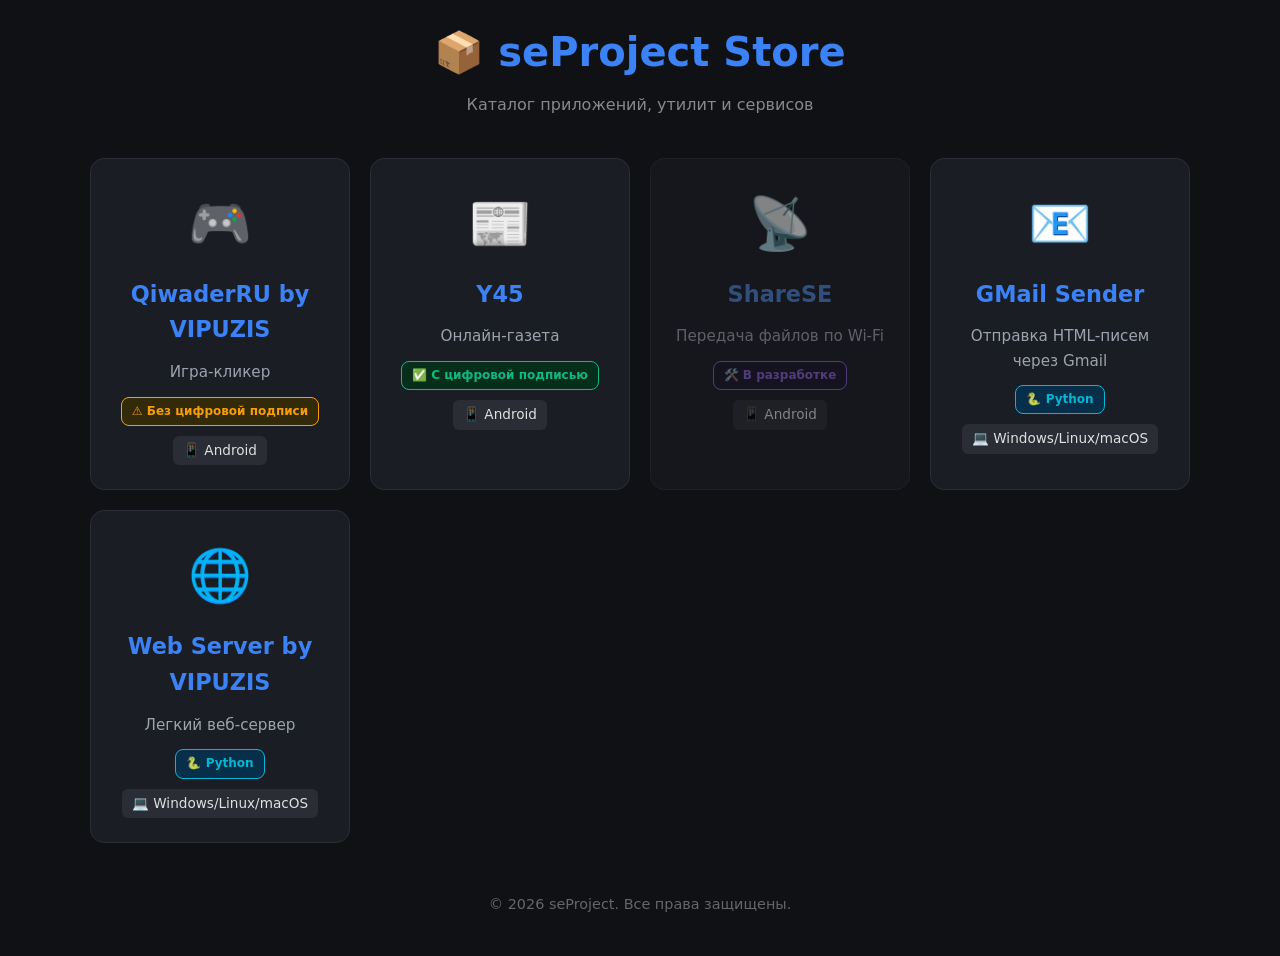
<file: index.html>
<!DOCTYPE html>
<html lang="ru">
<head>
    <meta charset="UTF-8">
    <meta name="viewport" content="width=device-width, initial-scale=1.0">
    <title>seProject Store</title>
    <link rel="stylesheet" href="style.css">
</head>
<body>
    <header>
        <h1>📦 seProject Store</h1>
        <p>Каталог приложений, утилит и сервисов</p>
    </header>
    <main class="store-grid">
        <a href="qiwaderrubyvipuzis.html" class="app-card">
            <div class="app-icon">🎮</div>
            <h2>QiwaderRU by VIPUZIS</h2>
            <p class="app-desc">Игра-кликер</p>
            <span class="badge badge-warning">⚠️ Без цифровой подписи</span>
            <span class="platform">📱 Android</span>
        </a>

        <a href="y45.html" class="app-card">
            <div class="app-icon">📰</div>
            <h2>Y45</h2>
            <p class="app-desc">Онлайн-газета</p>
            <span class="badge badge-success">✅ С цифровой подписью</span>
            <span class="platform">📱 Android</span>
        </a>

        <a href="sharese.html" class="app-card disabled">
            <div class="app-icon">📡</div>
            <h2>ShareSE</h2>
            <p class="app-desc">Передача файлов по Wi-Fi</p>
            <span class="badge badge-dev">🛠️ В разработке</span>
            <span class="platform">📱 Android</span>
        </a>

        <a href="gmailsender.html" class="app-card">
            <div class="app-icon">📧</div>
            <h2>GMail Sender</h2>
            <p class="app-desc">Отправка HTML-писем через Gmail</p>
            <span class="badge badge-info">🐍 Python</span>
            <span class="platform">💻 Windows/Linux/macOS</span>
        </a>

        <a href="webserverbyvipuzis.html" class="app-card">
            <div class="app-icon">🌐</div>
            <h2>Web Server by VIPUZIS</h2>
            <p class="app-desc">Легкий веб-сервер</p>
            <span class="badge badge-info">🐍 Python</span>
            <span class="platform">💻 Windows/Linux/macOS</span>
        </a>
    </main>
    <footer>
        <p>&copy; 2026 seProject. Все права защищены.</p>
    </footer>
</body>
</html>
</file>
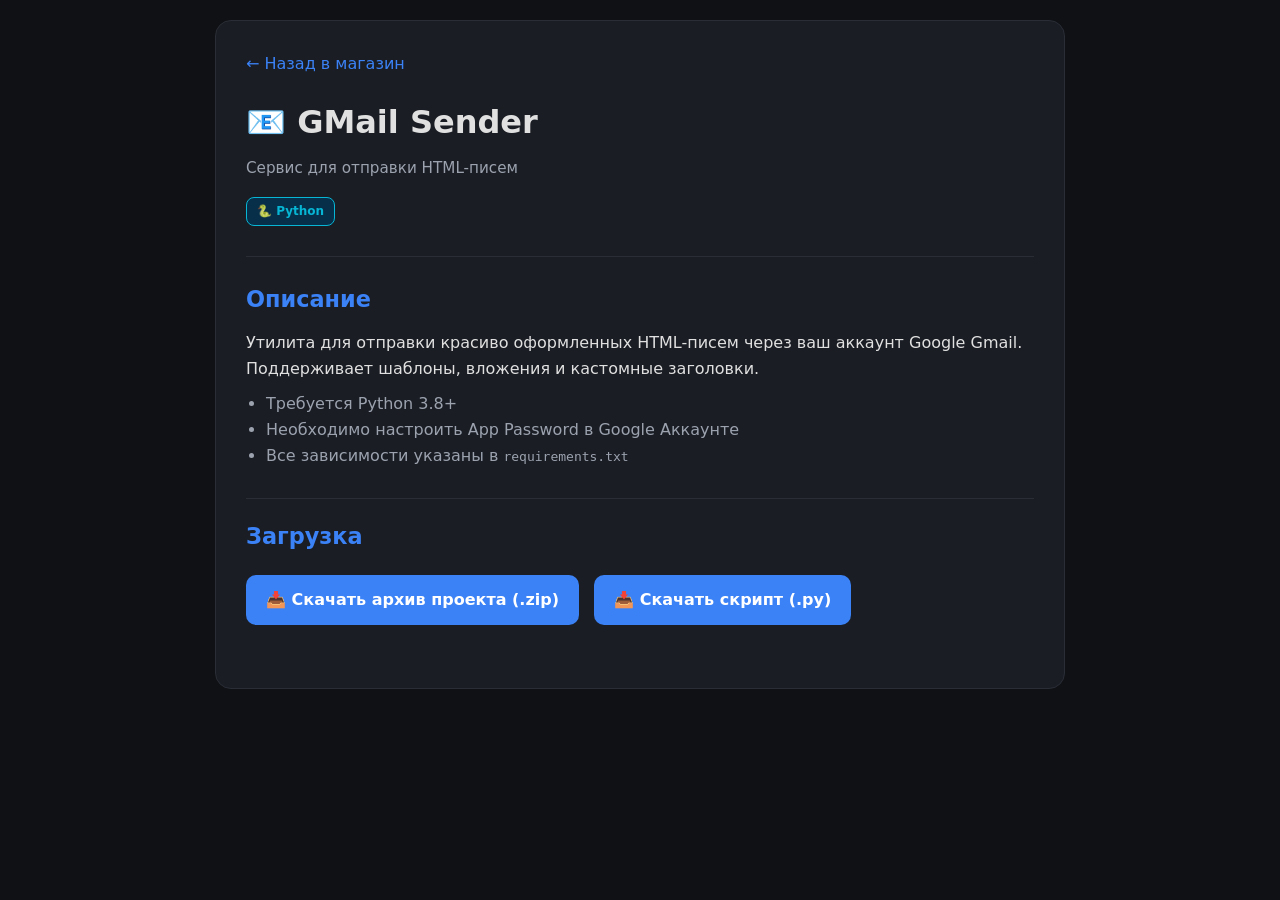
<file: gmailsender.html>
<!DOCTYPE html>
<html lang="ru">
<head>
    <meta charset="UTF-8">
    <meta name="viewport" content="width=device-width, initial-scale=1.0">
    <title>GMail Sender - seProject</title>
    <link rel="stylesheet" href="style.css">
</head>
<body>
    <div class="project-page">
        <a href="index.html" class="back-link">← Назад в магазин</a>
        <div class="project-header">
            <h1>📧 GMail Sender</h1>
            <p class="app-desc">Сервис для отправки HTML-писем</p>
            <span class="badge badge-info">🐍 Python</span>
        </div>
        <section>
            <h2>Описание</h2>
            <p>Утилита для отправки красиво оформленных HTML-писем через ваш аккаунт Google Gmail. Поддерживает шаблоны, вложения и кастомные заголовки.</p>
            <ul style="margin-top: 10px; padding-left: 20px; color: #9ca3af;">
                <li>Требуется Python 3.8+</li>
                <li>Необходимо настроить App Password в Google Аккаунте</li>
                <li>Все зависимости указаны в <code>requirements.txt</code></li>
            </ul>
        </section>
        <section class="download-section">
            <h2>Загрузка</h2>
            <a href="downloads/GMailSender.zip" class="download-btn" download>📥 Скачать архив проекта (.zip)</a>
            <a href="downloads/GMailSender.py" class="download-btn" download>📥 Скачать скрипт (.py)</a>
        </section>
    </div>
</body>
</html>
</file>
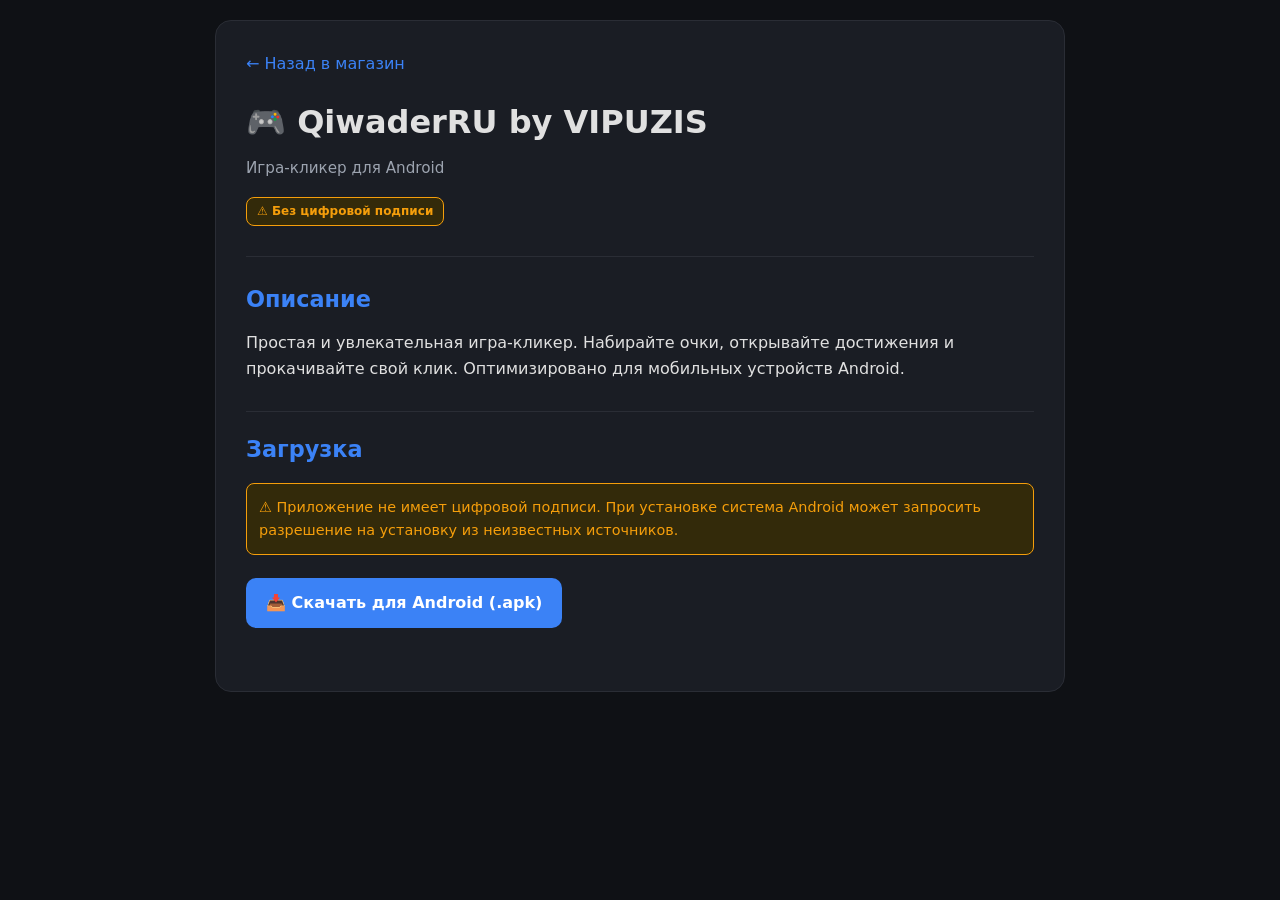
<file: qiwaderrubyvipuzis.html>
<!DOCTYPE html>
<html lang="ru">
<head>
    <meta charset="UTF-8">
    <meta name="viewport" content="width=device-width, initial-scale=1.0">
    <title>QiwaderRU by VIPUZIS - seProject</title>
    <link rel="stylesheet" href="style.css">
</head>
<body>
    <div class="project-page">
        <a href="index.html" class="back-link">← Назад в магазин</a>
        <div class="project-header">
            <h1>🎮 QiwaderRU by VIPUZIS</h1>
            <p class="app-desc">Игра-кликер для Android</p>
            <span class="badge badge-warning">⚠️ Без цифровой подписи</span>
        </div>
        <section>
            <h2>Описание</h2>
            <p>Простая и увлекательная игра-кликер. Набирайте очки, открывайте достижения и прокачивайте свой клик. Оптимизировано для мобильных устройств Android.</p>
        </section>
        <section class="download-section">
            <h2>Загрузка</h2>
            <div class="warning-box">
                ⚠️ Приложение не имеет цифровой подписи. При установке система Android может запросить разрешение на установку из неизвестных источников.
            </div>
            <a href="downloads/QiwaderRUbyVIPUZIS.apk" class="download-btn" download>📥 Скачать для Android (.apk)</a>
        </section>
    </div>
</body>
</html>
</file>
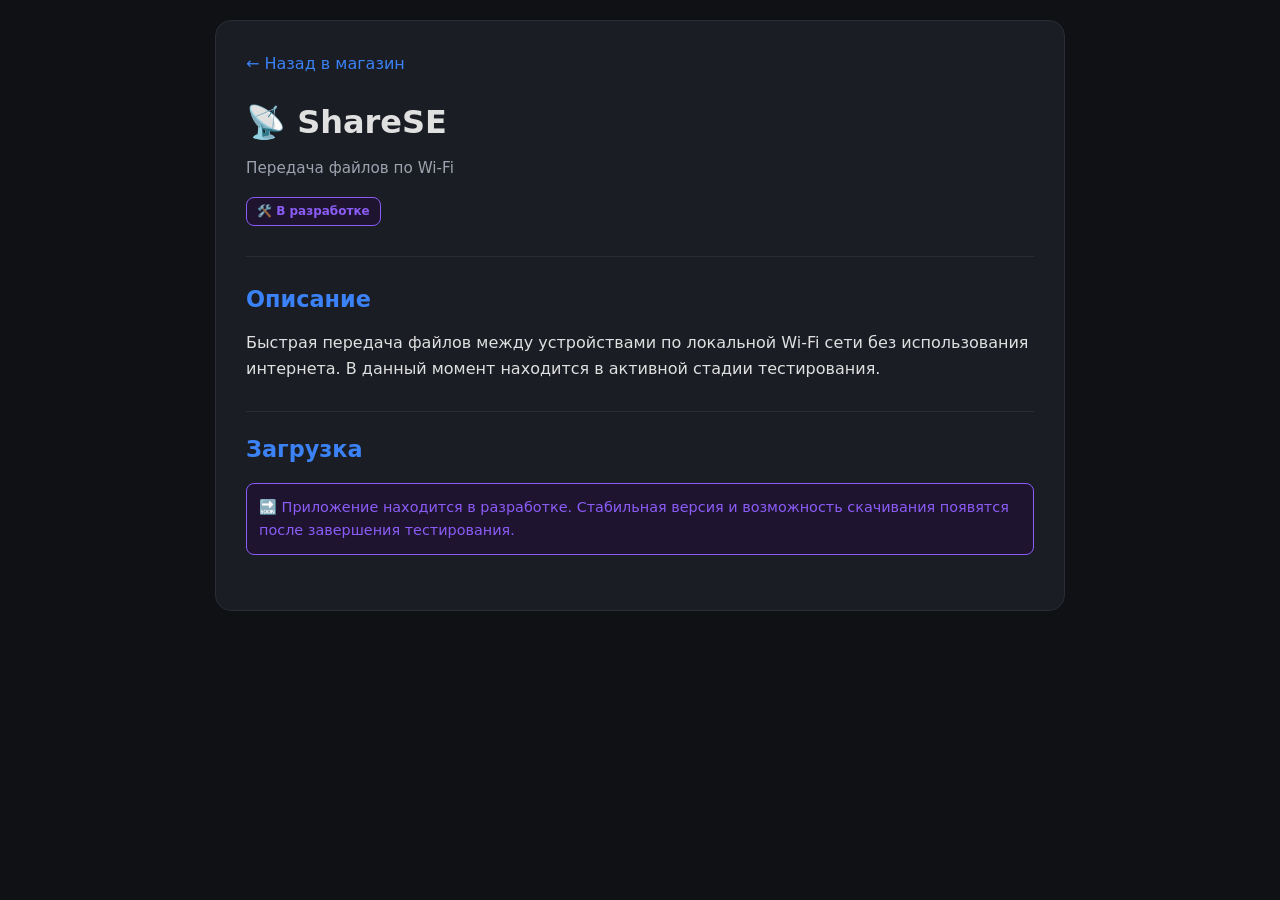
<file: sharese.html>
<!DOCTYPE html>
<html lang="ru">
<head>
    <meta charset="UTF-8">
    <meta name="viewport" content="width=device-width, initial-scale=1.0">
    <title>ShareSE - seProject</title>
    <link rel="stylesheet" href="style.css">
</head>
<body>
    <div class="project-page">
        <a href="index.html" class="back-link">← Назад в магазин</a>
        <div class="project-header">
            <h1>📡 ShareSE</h1>
            <p class="app-desc">Передача файлов по Wi-Fi</p>
            <span class="badge badge-dev">🛠️ В разработке</span>
        </div>
        <section>
            <h2>Описание</h2>
            <p>Быстрая передача файлов между устройствами по локальной Wi-Fi сети без использования интернета. В данный момент находится в активной стадии тестирования.</p>
        </section>
        <section class="download-section">
            <h2>Загрузка</h2>
            <div class="warning-box dev">
                🔜 Приложение находится в разработке. Стабильная версия и возможность скачивания появятся после завершения тестирования.
            </div>
        </section>
    </div>
</body>
</html>
</file>
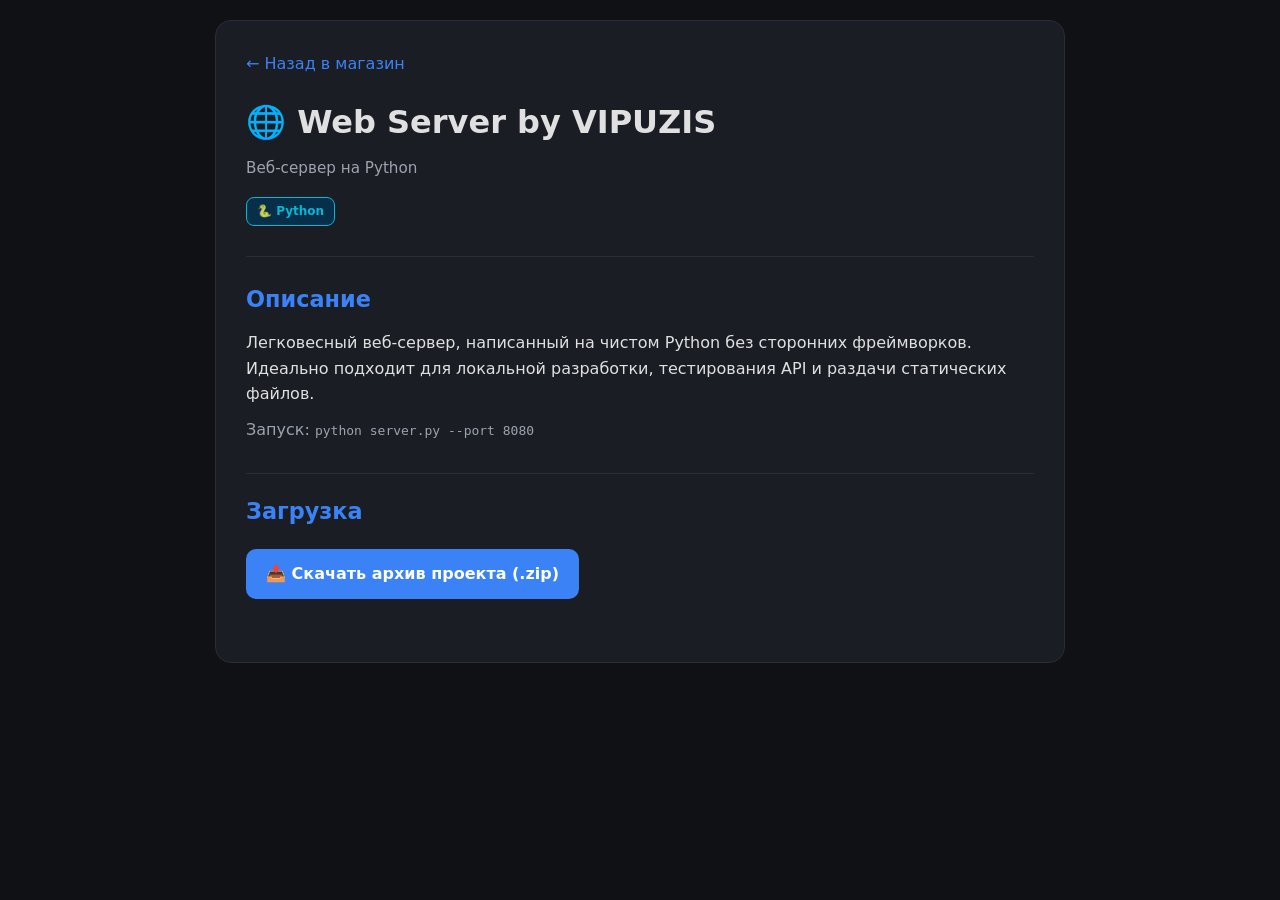
<file: webserverbyvipuzis.html>
<!DOCTYPE html>
<html lang="ru">
<head>
    <meta charset="UTF-8">
    <meta name="viewport" content="width=device-width, initial-scale=1.0">
    <title>Web Server by VIPUZIS - seProject</title>
    <link rel="stylesheet" href="style.css">
</head>
<body>
    <div class="project-page">
        <a href="index.html" class="back-link">← Назад в магазин</a>
        <div class="project-header">
            <h1>🌐 Web Server by VIPUZIS</h1>
            <p class="app-desc">Веб-сервер на Python</p>
            <span class="badge badge-info">🐍 Python</span>
        </div>
        <section>
            <h2>Описание</h2>
            <p>Легковесный веб-сервер, написанный на чистом Python без сторонних фреймворков. Идеально подходит для локальной разработки, тестирования API и раздачи статических файлов.</p>
            <p style="margin-top: 10px; color: #9ca3af;">Запуск: <code>python server.py --port 8080</code></p>
        </section>
        <section class="download-section">
            <h2>Загрузка</h2>
            <a href="downloads/WebServerbyVIPUZIS.zip" class="download-btn" download>📥 Скачать архив проекта (.zip)</a>
        </section>
    </div>
</body>
</html>
</file>
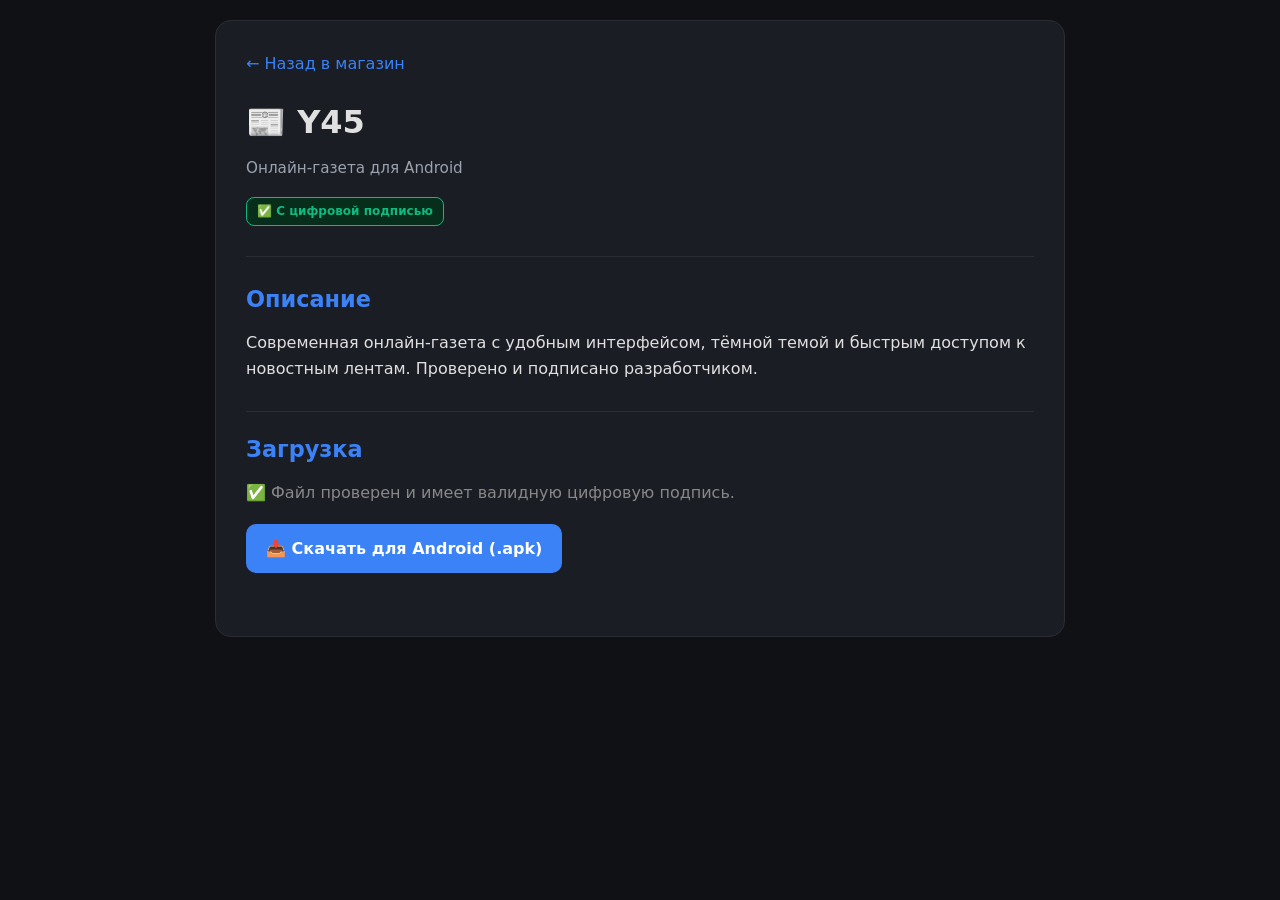
<file: y45.html>
<!DOCTYPE html>
<html lang="ru">
<head>
    <meta charset="UTF-8">
    <meta name="viewport" content="width=device-width, initial-scale=1.0">
    <title>Y45 - seProject</title>
    <link rel="stylesheet" href="style.css">
</head>
<body>
    <div class="project-page">
        <a href="index.html" class="back-link">← Назад в магазин</a>
        <div class="project-header">
            <h1>📰 Y45</h1>
            <p class="app-desc">Онлайн-газета для Android</p>
            <span class="badge badge-success">✅ С цифровой подписью</span>
        </div>
        <section>
            <h2>Описание</h2>
            <p>Современная онлайн-газета с удобным интерфейсом, тёмной темой и быстрым доступом к новостным лентам. Проверено и подписано разработчиком.</p>
        </section>
        <section class="download-section">
            <h2>Загрузка</h2>
            <p style="color: #888; margin-bottom: 10px;">✅ Файл проверен и имеет валидную цифровую подпись.</p>
            <a href="downloads/Y45.apk" class="download-btn" download>📥 Скачать для Android (.apk)</a>
        </section>
    </div>
</body>
</html>
</file>
<file: style.css>
:root {
    --bg: #0f1115;
    --card-bg: #1a1d24;
    --text: #e0e0e0;
    --accent: #3b82f6;
    --success: #10b981;
    --warning: #f59e0b;
    --danger: #ef4444;
    --dev: #8b5cf6;
    --info: #06b6d4;
    --border: #2a2d35;
}

* { box-sizing: border-box; margin: 0; padding: 0; }
body { font-family: system-ui, -apple-system, "Segoe UI", Roboto, sans-serif; background: var(--bg); color: var(--text); line-height: 1.6; padding: 20px; min-height: 100vh; }

header { text-align: center; margin-bottom: 40px; }
header h1 { color: var(--accent); font-size: 2.5rem; margin-bottom: 8px; }
header p { color: #888; }

.store-grid { display: grid; grid-template-columns: repeat(auto-fill, minmax(260px, 1fr)); gap: 20px; max-width: 1100px; margin: 0 auto; }

.app-card { background: var(--card-bg); padding: 24px; border-radius: 14px; text-decoration: none; color: var(--text); transition: transform 0.2s, box-shadow 0.2s, border-color 0.2s; border: 1px solid var(--border); display: flex; flex-direction: column; align-items: center; text-align: center; }
.app-card:hover { transform: translateY(-6px); box-shadow: 0 10px 25px rgba(0,0,0,0.5); border-color: var(--accent); }
.app-card.disabled { opacity: 0.55; pointer-events: none; filter: grayscale(0.3); }

.app-icon { font-size: 3.2rem; margin-bottom: 12px; }
.app-desc { color: #9ca3af; margin-bottom: 12px; font-size: 0.95rem; }

.badge { padding: 4px 10px; border-radius: 8px; font-size: 0.75rem; font-weight: 600; margin-bottom: 10px; display: inline-block; }
.badge-warning { background: #332a0a; color: var(--warning); border: 1px solid var(--warning); }
.badge-success { background: #062e1a; color: var(--success); border: 1px solid var(--success); }
.badge-dev { background: #1e1430; color: var(--dev); border: 1px solid var(--dev); }
.badge-info { background: #082f49; color: var(--info); border: 1px solid var(--info); }

.platform { background: var(--border); padding: 4px 10px; border-radius: 6px; font-size: 0.85rem; }

footer { text-align: center; margin-top: 50px; color: #666; font-size: 0.9rem; padding-bottom: 20px; }

/* Стили для страниц проектов */
.project-page { max-width: 850px; margin: 0 auto; background: var(--card-bg); padding: 30px; border-radius: 16px; border: 1px solid var(--border); }
.back-link { color: var(--accent); text-decoration: none; margin-bottom: 20px; display: inline-block; font-weight: 500; }
.back-link:hover { text-decoration: underline; }
.project-header { border-bottom: 1px solid var(--border); padding-bottom: 20px; margin-bottom: 25px; }
.project-header h1 { margin-bottom: 8px; }
.project-header .badge { margin-top: 5px; }

section { margin-bottom: 25px; }
h2 { color: var(--accent); margin-bottom: 12px; font-size: 1.4rem; }

.warning-box { background: #332a0a; border: 1px solid var(--warning); color: var(--warning); padding: 12px; border-radius: 8px; font-size: 0.9rem; margin: 15px 0; }
.warning-box.dev { background: #1e1430; border-color: var(--dev); color: var(--dev); }

.download-section { margin-top: 30px; padding-top: 20px; border-top: 1px solid var(--border); }
.download-btn { display: inline-flex; align-items: center; gap: 8px; background: var(--accent); color: white; padding: 12px 20px; border-radius: 10px; text-decoration: none; font-weight: 600; margin: 8px 10px 8px 0; transition: background 0.2s, transform 0.1s; }
.download-btn:hover { background: #2563eb; transform: translateY(-2px); }
.download-btn:active { transform: translateY(0); }

@media (max-width: 600px) {
    .store-grid { grid-template-columns: 1fr; }
    .project-page { padding: 20px; }
    .download-btn { width: 100%; justify-content: center; }
}
</file>
